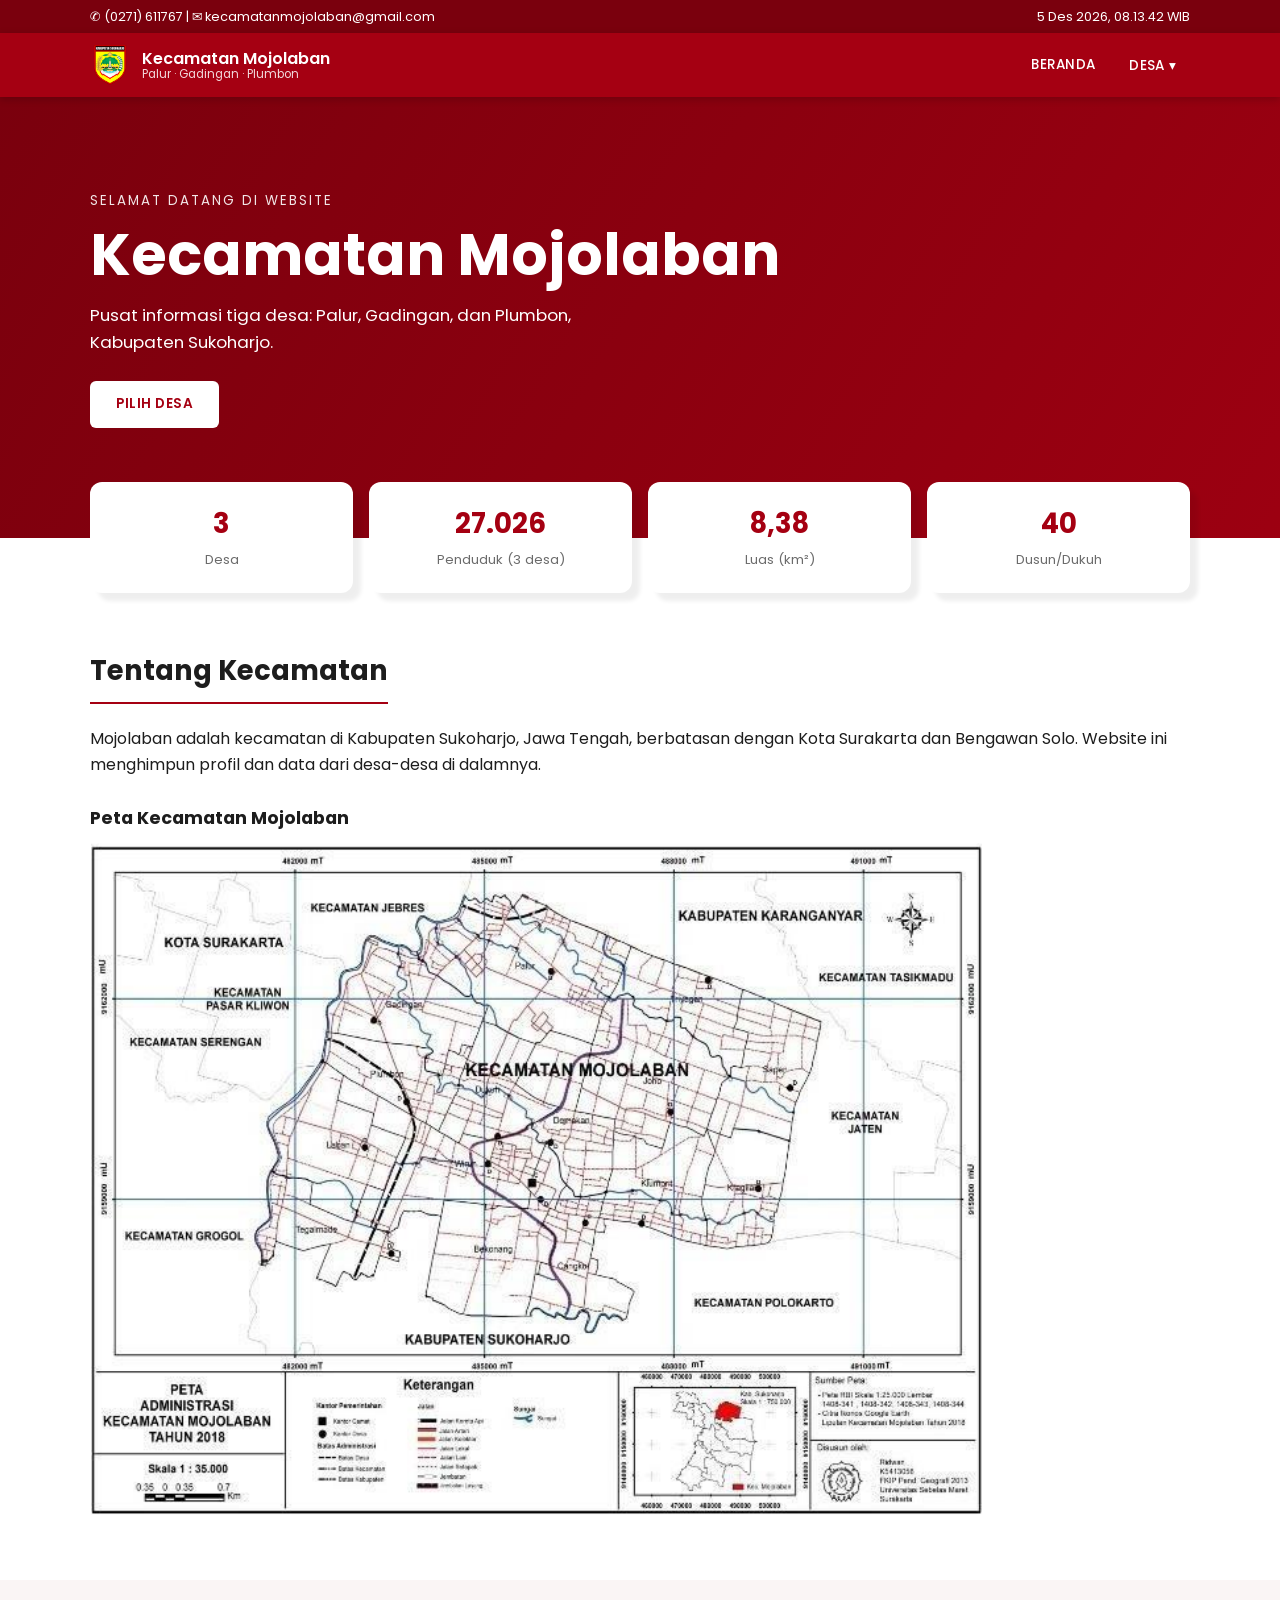
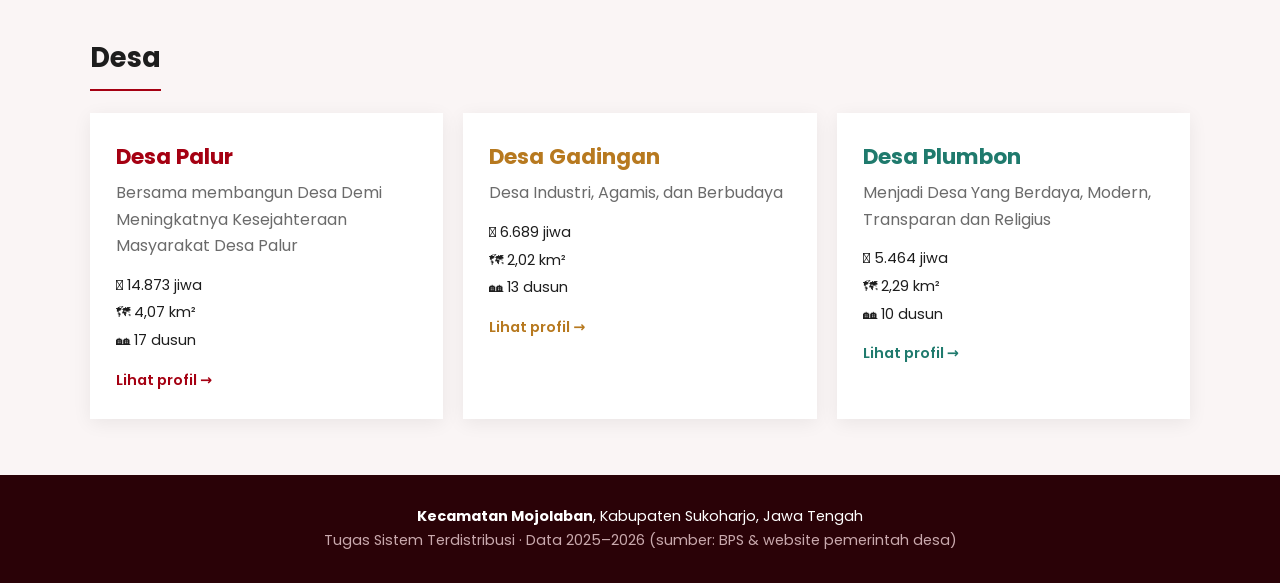
<file: index.html>
<!DOCTYPE html>
<html lang="id">
<head>
  <meta charset="UTF-8"><meta name="viewport" content="width=device-width, initial-scale=1">
  <title>Kecamatan Mojolaban · Palur, Gadingan, Plumbon</title>
  <link rel="preconnect" href="https://fonts.googleapis.com">
  <link href="https://fonts.googleapis.com/css2?family=Poppins:wght@400;500;600;700&display=swap" rel="stylesheet">
  <link rel="stylesheet" href="style.css">
  <link rel="icon" type="image/x-icon" href="img/logo.png">
</head>
<body>
  <section class="hero"><div class="wrap">
    <small>SELAMAT DATANG DI WEBSITE</small>
    <h1>Kecamatan Mojolaban</h1>
    <p>Pusat informasi tiga desa: Palur, Gadingan, dan Plumbon, Kabupaten Sukoharjo.</p>
    <a class="btn" href="#desa">Pilih Desa</a>
  </div></section>

  <div class="wrap"><div class="grid4 pull" id="stats"></div></div>

  <section id="kecamatan" class="sec"><div class="wrap">
    <h2>Tentang Kecamatan</h2>
    <p>Mojolaban adalah kecamatan di Kabupaten Sukoharjo, Jawa Tengah, berbatasan dengan Kota Surakarta dan Bengawan Solo. Website ini menghimpun profil dan data dari desa-desa di dalamnya.</p>
    <div id="kec-visi"></div>

    <h3>Peta Kecamatan Mojolaban</h3>
    <img src="img/peta_mojolaban.png" />
  </div></section>

  <section id="desa" class="sec alt"><div class="wrap">
    <h2>Desa</h2><div class="grid3" id="desa-cards"></div>
  </div></section>

  <script src="data.js"></script>
  <script src="app.js"></script>
</body>
</html>
</file>
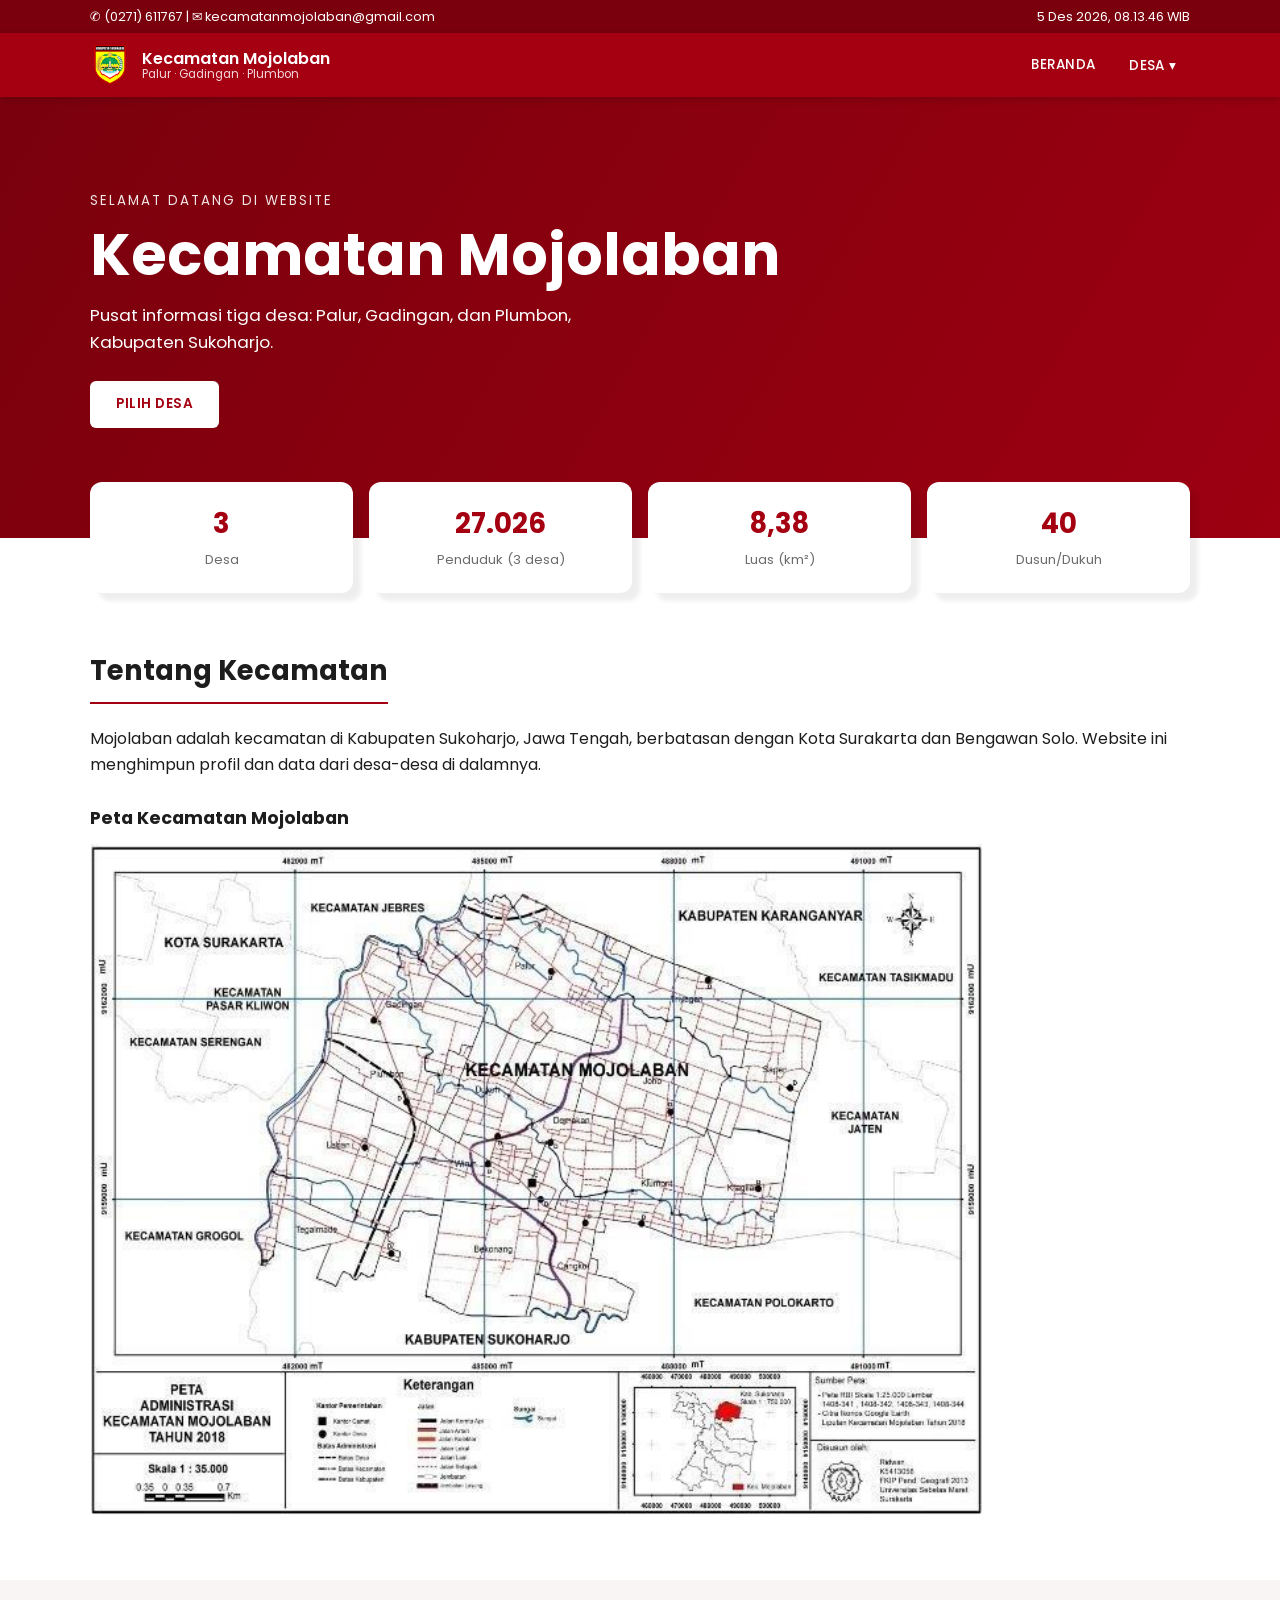
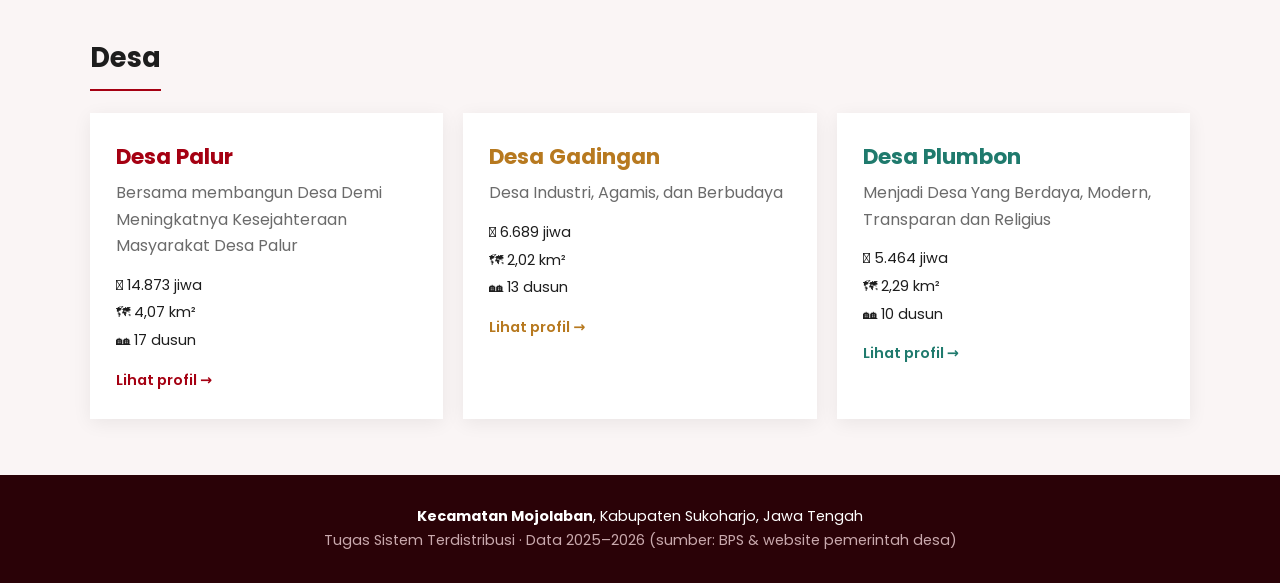
<file: desa.html>
<!DOCTYPE html>
<html lang="id">
<head>
  <meta charset="UTF-8"><meta name="viewport" content="width=device-width, initial-scale=1">
  <title>Desa · Kecamatan Mojolaban</title>
  <link rel="preconnect" href="https://fonts.googleapis.com">
  <link href="https://fonts.googleapis.com/css2?family=Poppins:wght@400;500;600;700&display=swap" rel="stylesheet">
  <link rel="stylesheet" href="style.css">
  <link rel="icon" type="image/x-icon" href="img/logo.png">
</head>
<body>
  <main id="desa-root"></main>
  <script src="data.js"></script>
  <script src="app.js"></script>
</body>
</html>
</file>
<file: style.css>
:root{--m:#A50012;--md:#7A000D;--ml:#FBEAEC;--acc:#A50012;--ink:#1d1d1d;--mut:#6b6b6b;--line:#ead9dc}
*{box-sizing:border-box;margin:0;padding:0}
html{scroll-behavior:smooth;scroll-padding-top:130px}
body{font-family:Poppins,system-ui,sans-serif;color:var(--ink);line-height:1.65}
a{color:inherit;text-decoration:none}
.wrap{max-width:1140px;margin:auto;padding:0 20px}
.mut{color:var(--mut)}.small{font-size:.85rem}

/* top & nav */
.topbar{background:var(--md);color:#fff;font-size:.8rem;padding:6px 0}
.topbar .wrap{display:flex;justify-content:space-between;gap:12px;flex-wrap:wrap}
.nav{background:var(--m);color:#fff;position:sticky;top:0;z-index:50;box-shadow:0 2px 8px #0003}
.navin{display:flex;align-items:center;justify-content:space-between;min-height:64px}
.brand{display:flex;align-items:center;gap:12px;font-weight:600;line-height:1.2}
.brand small{display:block;font-weight:400;font-size:.72rem;opacity:.85}
.logo img{width:40px;height:40px;color:var(--m);display:grid;place-items:center;font-weight:700}
#menu{display:flex;gap:6px;align-items:center}
#menu>a,.dd>a{padding:10px 14px;font-weight:500;font-size:.85rem;text-transform:uppercase;letter-spacing:.3px;border-radius:6px}
#menu a:hover{background:#ffffff22}
.dd{position:relative}
.ddm{display:none;position:absolute;top:100%;left:0;background:#fff;color:var(--ink);min-width:190px;border-radius:8px;overflow:hidden;box-shadow:0 8px 20px #0003}
.dd:hover .ddm{display:block}
.ddm a{display:block;padding:10px 16px;font-size:.9rem}.ddm a:hover{background:var(--ml);color:var(--m)}
.burger{display:none;background:none;border:0;color:#fff;font-size:1.6rem;cursor:pointer}

/* hero & banner */
.hero{background:linear-gradient(120deg,#7A000Dee,#A50012cc),#7A000D;color:#fff;padding:90px 0 110px}
.hero small{letter-spacing:2px;opacity:.9}
.hero h1{font-size:clamp(2.2rem,6vw,3.6rem);line-height:1.15;margin:8px 0 14px}
.hero p{max-width:560px;margin-bottom:24px;font-size:1.05rem}
.btn{display:inline-block;background:#fff;color:var(--m);padding:12px 26px;border-radius:6px;font-weight:600;font-size:.85rem;letter-spacing:.5px;text-transform:uppercase}
.banner{background:linear-gradient(120deg,#7A000D,var(--acc));color:#fff;padding:54px 0;text-align:center}
.banner h1{font-size:clamp(1.8rem,5vw,2.8rem);text-transform:uppercase}
.crumb{opacity:.9;margin-top:6px;font-size:.9rem}

/* sections */
.sec{padding:56px 0}.alt{background:#faf5f5}
.sec h2{font-size:1.7rem;margin-bottom:22px;padding-bottom:10px;position:relative;
  width:fit-content;max-width:100%}
.sec h2::after{content:"";position:absolute;left:0;bottom:0;width:100%;height:2px;background:var(--acc)}
.sec h3{margin:26px 0 10px;font-size:1.1rem}
.sec p{margin-bottom:12px}
.grid4{display:grid;grid-template-columns:repeat(auto-fit,minmax(190px,1fr));gap:16px}
.grid3{display:grid;grid-template-columns:repeat(auto-fit,minmax(290px,1fr));gap:20px}
.pull{margin-top:-56px;position:relative}
.stat{background:#fff;border-radius:12px;padding:20px;text-align:center;box-shadow:8px 8px 4px #0001;}
.stat b{display:block;font-size:1.7rem;color:var(--acc)}.stat span{font-size:.82rem;color:var(--mut)}

/* cards */
.dcard{background:#fff;padding:26px;box-shadow:0 4px 18px #0001;transition:.2s;display:block}
.dcard:hover{transform:translateY(-4px);box-shadow:0 10px 26px #0002}
.dcard h3{margin:0 0 6px;color:var(--acc);font-size:1.35rem}
.dcard ul{list-style:none;margin:14px 0;display:grid;gap:4px;font-size:.9rem}
.go{color:var(--acc);font-weight:600;font-size:.9rem}
.bcard{background:#fff;border:1px solid var(--line);border-radius:12px;padding:20px;text-align:center}
.bcard .ic{font-size:2rem}.bcard h4{font-size:.95rem;margin-top:6px}.bcard.dim{opacity:.75}.bcard small{color:var(--mut)}

/* under construction */
.uc{border:2px dashed #d8b9be;background:#fff8f8;border-radius:12px;padding:28px;text-align:center;color:var(--mut);margin:10px 0}
.uc span{font-size:2rem}.uc h4{color:var(--m);margin:4px 0}.uc p{margin:0}

/* desa page */
.subnav{background:#fff;border-bottom:1px solid var(--line);position:sticky;top:64px;z-index:40}
.subnav .wrap{display:flex;justify-content:space-between;align-items:center;gap:10px;flex-wrap:wrap;padding-top:8px;padding-bottom:8px}
.tabs{display:flex;gap:4px;overflow-x:auto}
.tabs a{padding:8px 14px;font-size:.88rem;font-weight:500;border-radius:20px;white-space:nowrap}
.tabs a:hover{background:var(--ml);color:var(--acc)}
.switch{font-size:.8rem;color:var(--mut)}
.switch a{padding:3px 10px;margin-left:4px;border:1px solid var(--line);border-radius:14px}
.switch a.on{background:var(--acc);color:#fff;border-color:var(--acc)}
.visi{background:var(--ml);border-left:5px solid var(--acc);padding:18px 22px;margin-bottom:10px}
.visi small{letter-spacing:2px;color:var(--acc);font-weight:600}.visi p{font-size:1.15rem;font-weight:500;margin:4px 0 0}
.misi{padding-left:22px;display:grid;gap:8px}
.kv{display:grid;grid-template-columns:200px minmax(260px,460px);gap:1px;
  width:fit-content;max-width:100%;
  background:var(--line);border:1px solid var(--line);overflow:hidden;margin-top:14px}
.kv dt,.kv dd{background:#fff;padding:10px 16px}
.kv dt{font-weight:600;background:#fcf7f7}
.kv a{color:var(--acc);text-decoration:underline}
.chips{display:flex;flex-wrap:wrap;gap:8px}
.chips span{background:var(--ml);color:var(--md);padding:5px 14px;border-radius:20px;font-size:.88rem}
.people{display:grid;grid-template-columns:repeat(4,220px);gap:4rem;margin-top:10px}
.person{text-align:center}
.person img,.ph{width:100%;max-width:230px;aspect-ratio:3/4;object-fit:cover;object-position:top;
  display:block;margin:0 auto 14px;}
.ph{display:grid;place-items:center;background:var(--ml);color:var(--acc);font-size:3rem;font-weight:700}
.person b{display:block;text-transform:uppercase;font-weight:500;letter-spacing:.5px;font-size:.9rem}
.person small{display:block;text-transform:uppercase;color:#aaa;font-size:.75rem;letter-spacing:.3px;margin-top:2px}
.person.utama{margin:0 auto 34px;max-width:220px}
.person.utama img,.person.utama .ph{max-width:220px}
.person.utama b{font-size:1.1rem;color:var(--acc)}
.list2{list-style:none;display:grid;grid-template-columns:repeat(auto-fill,minmax(260px,1fr));gap:8px}
.list2 li{background:#fff;border:1px solid var(--line);padding:10px 14px;border-radius:8px}

/* kependudukan: kartu kiri, pie kanan */
.pop{--c1:var(--acc);--c2:color-mix(in srgb,var(--acc) 30%,#fff);
  display:grid;grid-template-columns:minmax(0,1.3fr) minmax(0,1fr);gap:28px;align-items:center}
.pop-cards{display:grid;grid-template-columns:1fr 1fr;gap:16px}
.stat.l-l{border-top-color:var(--c1)}
.stat.l-p{border-top-color:var(--c2)}
.pie-box{text-align:center;margin:0}
.pie{width:min(100%,240px);aspect-ratio:1;border-radius:50%;margin:0 auto;
  background:conic-gradient(var(--c1) 0 var(--l),var(--c2) 0);
  box-shadow:0 4px 16px #0002}
.legend{display:flex;justify-content:center;gap:18px;flex-wrap:wrap;margin-top:14px;font-size:.9rem;color:var(--mut)}
.dot{display:inline-block;width:12px;height:12px;border-radius:50%;margin-right:6px;vertical-align:-1px}
.dot.l{background:var(--c1)}.dot.p{background:var(--c2)}

footer{background:#2a0207;color:#fff;padding:30px 0;text-align:center;font-size:.9rem}footer .mut{color:#c9a9ad}

/* kompas batas wilayah */
.compass{display:grid;grid-template-columns:1fr minmax(180px,260px) 1fr;grid-template-areas:". n ." "w rose e" ". s .";
  gap:14px;align-items:center;justify-items:center;max-width:820px;margin:18px auto 6px}
.cp{background:#fff;border:1px solid var(--line);
  padding:12px 16px;text-align:center;width:100%;max-width:240px;box-shadow:0 3px 12px #0001}
.cp small{display:block;letter-spacing:2px;font-size:.7rem;font-weight:600;color:var(--acc)}
.cp b{font-weight:500;font-size:.95rem}
.cp.n{grid-area:n}.cp.s{grid-area:s}.cp.e{grid-area:e}.cp.w{grid-area:w}
.rose{grid-area:rose;width:100%;}
.rose svg{width:100%;height:auto;display:block}
.rose .ring{fill:#fff;stroke:var(--acc);stroke-width:2}
.rose .ring.thin{fill:var(--ml);stroke-width:1;stroke-dasharray:3 4}
.rose .ptr{
  fill:var(--acc);
  /* stroke:#000;
  stroke-width:1;        */
}
.rose .ptr.n{fill:var(--md)}
.rose .ptr.s{fill:var(--md)}
.rose .hub{fill:#fff;stroke:var(--acc);stroke-width:2}
.rose .lt{font:700 13px Poppins,sans-serif;fill:var(--md);text-anchor:middle}

.gallery{display:grid;grid-template-columns:repeat(auto-fill,minmax(240px,1fr));gap:16px}
.gallery figure{margin:0;background:#fff;border:1px solid var(--line);overflow:hidden}
.gallery img{width:100%;aspect-ratio:4/3;object-fit:cover;display:block}
.gallery figcaption{padding:8px 12px;font-size:.85rem;color:var(--mut)}

.map iframe{display:block;width:50%;aspect-ratio:16/9;min-height:280px;border:0}

.peta{display:block;border:1px solid var(--line);border-radius:12px;overflow:hidden;
  background:#fff;box-shadow:0 4px 16px #0001;max-width:600px}
.peta img{display:block;width:100%;height:auto}

@media(max-width:820px){
  .burger{display:block}
  #menu{display:none;position:absolute;top:100%;left:0;right:0;background:var(--md);flex-direction:column;align-items:stretch;padding:10px}
  #menu.open{display:flex}
  .ddm{display:block;position:static;background:none;box-shadow:none;color:#fff}
  .ddm a{padding-left:30px}.ddm a:hover{background:#ffffff22;color:#fff}
  .kv{grid-template-columns:1fr}
  .subnav{top:64px}
  /* .compass{grid-template-columns:1fr 1fr;grid-template-areas:"n n" "rose rose" "w e" "s s"} */
  .rose{max-width:220px} 
  .kv{grid-template-columns:1fr;width:100%}
  .pop{grid-template-columns:1fr}
}

@media(max-width:900px){.people{grid-template-columns:repeat(2,1fr)}}
@media(max-width:480px){.people{grid-template-columns:1fr 1fr;gap:16px}}
</file>
